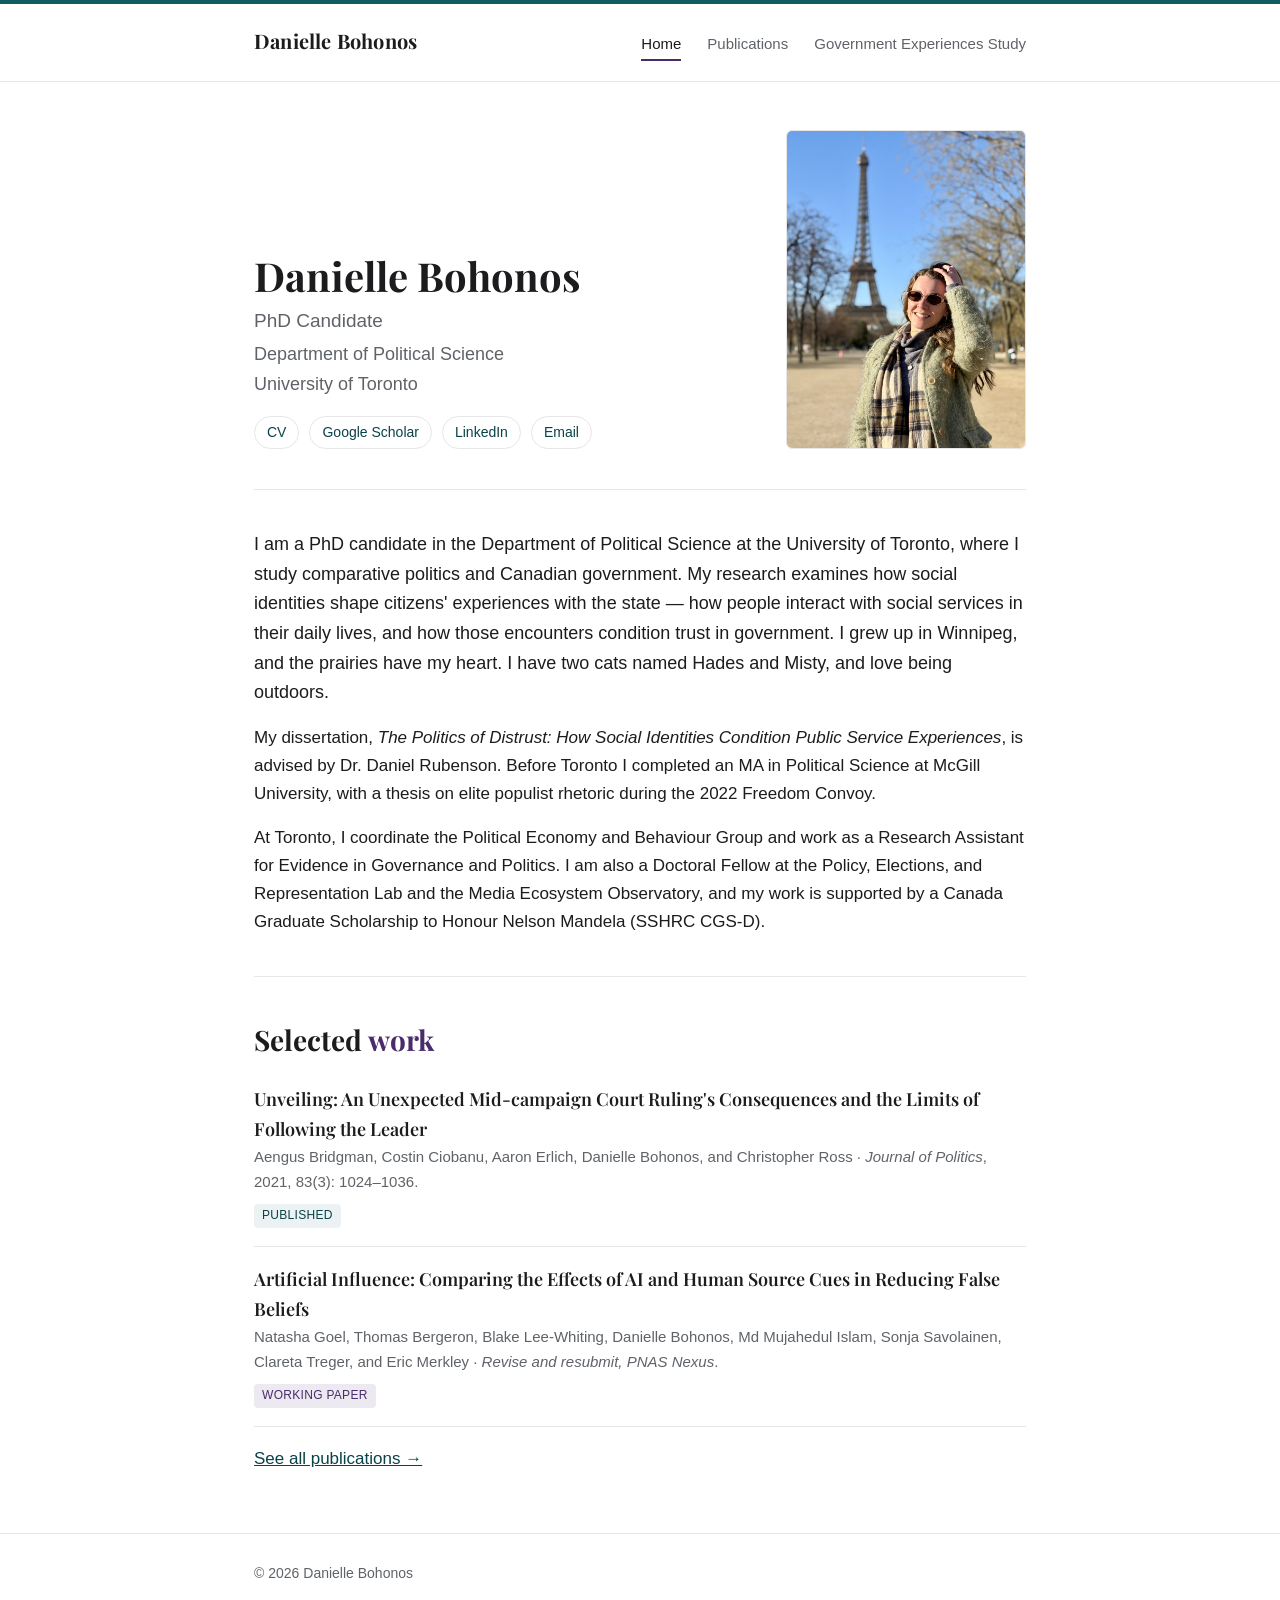
<file: index.html>
<!DOCTYPE html>
<html lang="en">
<head>
<meta charset="utf-8">
<meta name="viewport" content="width=device-width, initial-scale=1">
<title>Danielle Bohonos</title>
<link rel="preconnect" href="https://fonts.googleapis.com">
<link rel="preconnect" href="https://fonts.gstatic.com" crossorigin>
<link rel="stylesheet" href="https://fonts.googleapis.com/css2?family=Playfair+Display:wght@400;500;600;700&display=swap">
<link rel="stylesheet" href="css/style.css">
</head>
<body>

<!-- ============ HEADER / NAV ============ -->
<header class="site-header">
  <nav class="nav">
    <a class="brand" href="index.html">Danielle Bohonos</a>
    <a class="navlink active" href="index.html">Home</a>
    <a class="navlink" href="publications.html">Publications</a>
    <a class="navlink" href="government-experiences-study.html">Government Experiences Study</a>
  </nav>
</header>

<main class="wrap">

  <!-- ============ HERO ============ -->
  <section class="hero">
    <div>
      <h1>Danielle Bohonos</h1>
      <p class="role">PhD Candidate</p>
      <p class="affil">Department of Political Science<br>University of Toronto</p>

      <ul class="links">
        <li><a href="cv.pdf">CV</a></li>
        <li><a href="https://scholar.google.ca/citations?user=Kxt4B1EAAAAJ&hl=en">Google Scholar</a></li>
        <li><a href="https://www.linkedin.com/in/danielle-bohonos-51219911b/">LinkedIn</a></li>
        <li><a href="mailto:danielle.bohonos@mail.utoronto.ca">Email</a></li>
      </ul>
    </div>
    <img class="photo" src="images/photo.jpg?v=2" alt="Portrait of Danielle Bohonos">
  </section>

  <hr class="rule">

  <!-- ============ BIO ============ -->
  <section class="section">
    <p class="lead">
      I am a PhD candidate in the Department of Political Science at the University of
      Toronto, where I study comparative politics and Canadian government. My research
      examines how social identities shape citizens' experiences with the state — how
      people interact with social services in their daily lives, and how those
      encounters condition trust in government. I grew up in Winnipeg, and the
      prairies have my heart. I have two cats named Hades and Misty, and love
      being outdoors.
    </p>
    <p>
      My dissertation, <em>The Politics of Distrust: How Social Identities Condition
      Public Service Experiences</em>, is advised by Dr. Daniel Rubenson. Before Toronto
      I completed an MA in Political Science at McGill University, with a thesis on elite
      populist rhetoric during the 2022 Freedom Convoy.
    </p>
    <p>
      At Toronto, I coordinate the Political Economy and Behaviour Group and work as a
      Research Assistant for Evidence in Governance and Politics. I am also a Doctoral
      Fellow at the Policy, Elections, and Representation Lab and the Media Ecosystem
      Observatory, and my work is supported by a Canada Graduate Scholarship to Honour
      Nelson Mandela (SSHRC CGS-D).
    </p>
  </section>


  <hr class="rule">

  <!-- ============ SELECTED WORK ============ -->
  <section class="section">
    <h2 class="head">Selected <span class="accent">work</span></h2>

    <div class="entry">
      <div class="title">Unveiling: An Unexpected Mid-campaign Court Ruling's Consequences
        and the Limits of Following the Leader</div>
      <div class="meta">Aengus Bridgman, Costin Ciobanu, Aaron Erlich, Danielle Bohonos,
        and Christopher Ross ·
        <span class="venue">Journal of Politics</span>, 2021, 83(3): 1024–1036.</div>
      <div class="tags"><span class="tag">Published</span></div>
    </div>

    <div class="entry">
      <div class="title">Artificial Influence: Comparing the Effects of AI and Human
        Source Cues in Reducing False Beliefs</div>
      <div class="meta">Natasha Goel, Thomas Bergeron, Blake Lee-Whiting, Danielle Bohonos,
        Md Mujahedul Islam, Sonja Savolainen, Clareta Treger, and Eric Merkley ·
        <span class="venue">Revise and resubmit, PNAS Nexus</span>.</div>
      <div class="tags"><span class="tag purple">Working Paper</span></div>
    </div>

    <p style="margin-top:18px;"><a href="publications.html">See all publications →</a></p>
  </section>

</main>

<!-- ============ FOOTER ============ -->
<footer class="site-footer">
  <div class="wrap">
    © <span id="yr"></span> Danielle Bohonos
  </div>
</footer>
<script>document.getElementById('yr').textContent = new Date().getFullYear();</script>

</body>
</html>
</file>
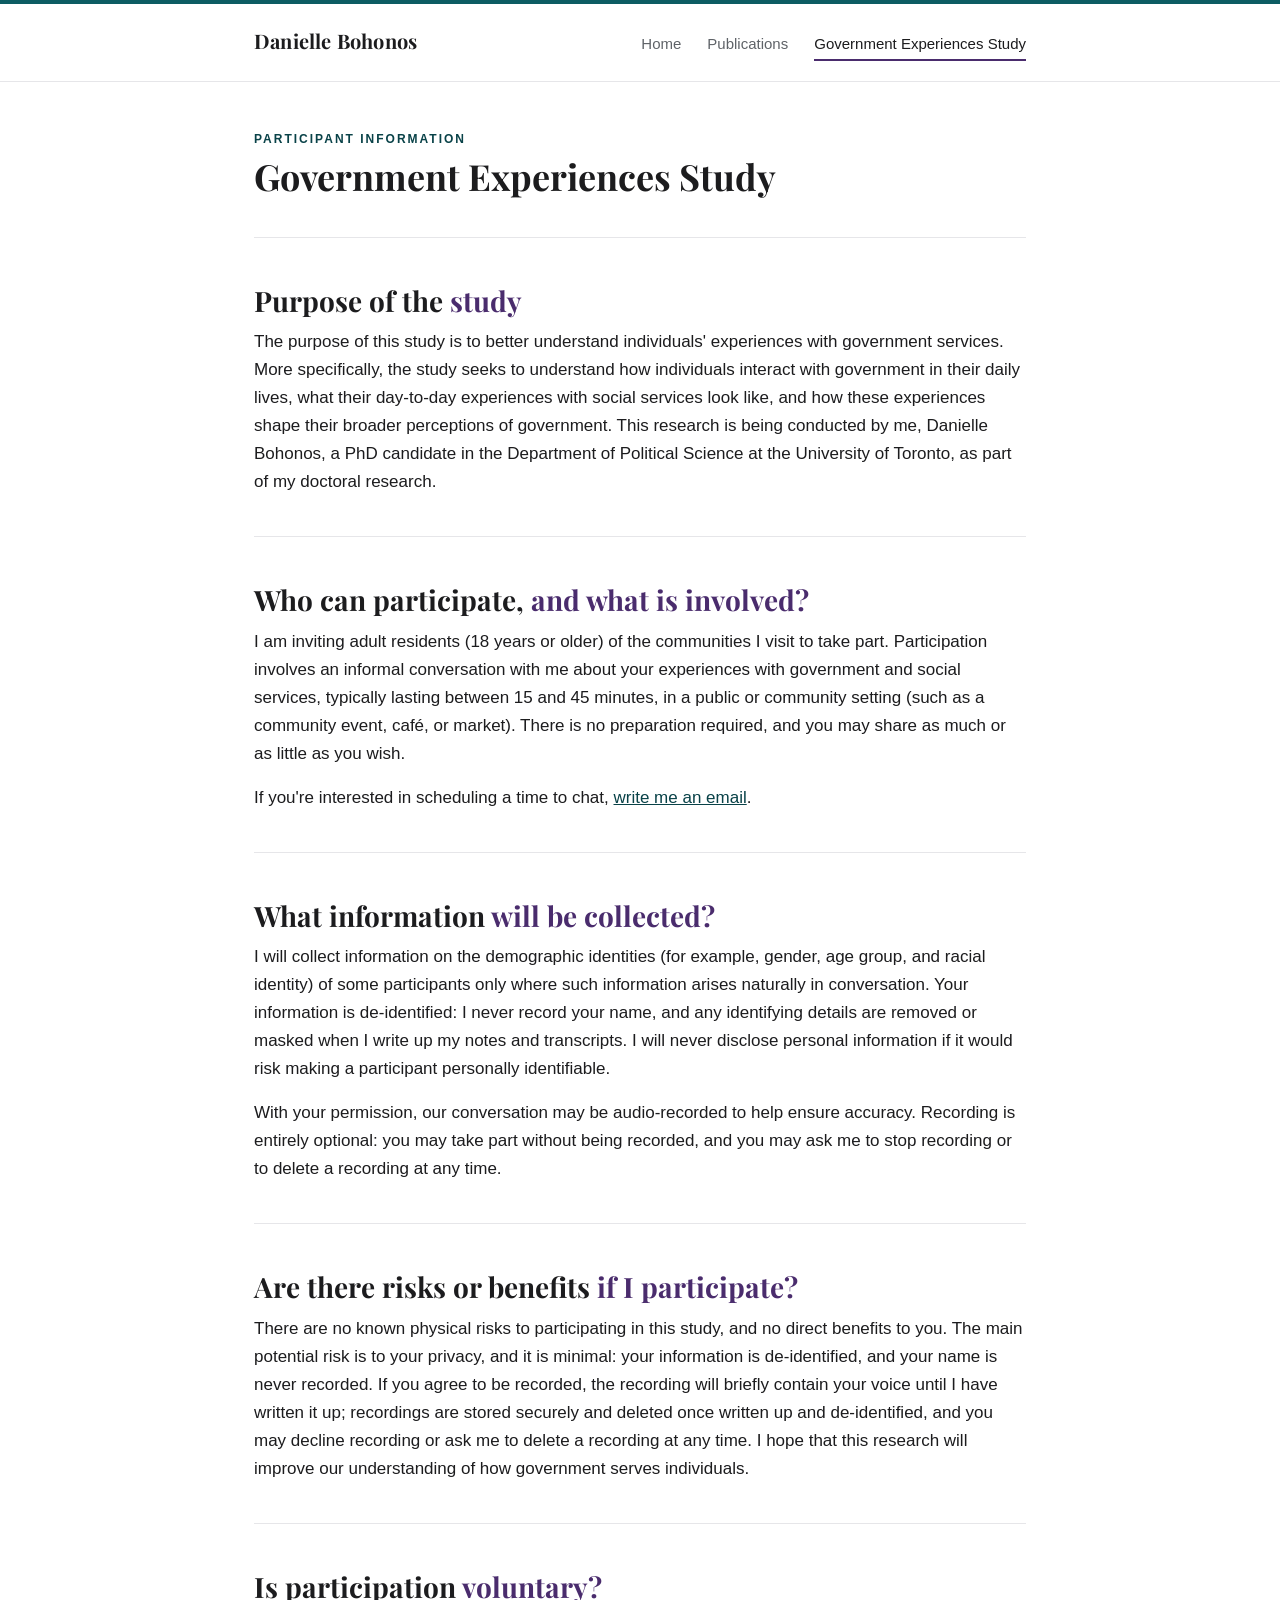
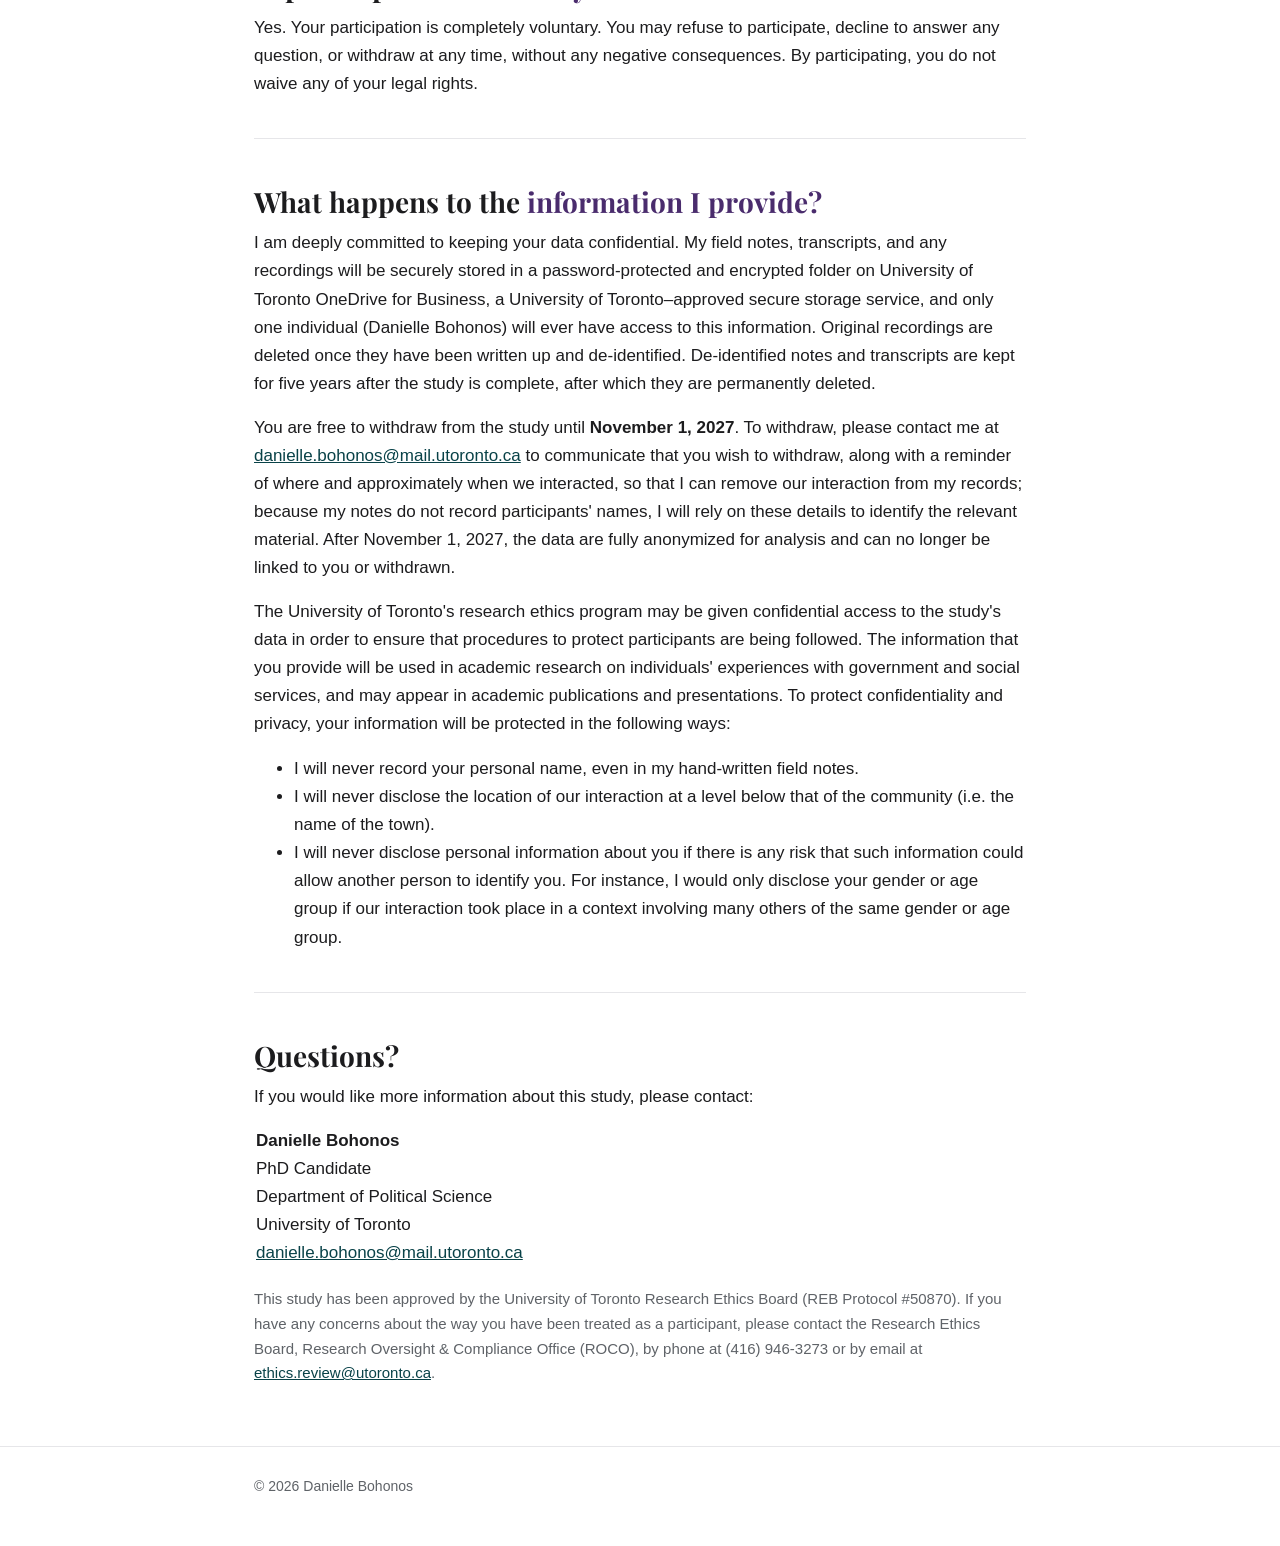
<file: government-experiences-study.html>
<!DOCTYPE html>
<html lang="en">
<head>
<meta charset="utf-8">
<meta name="viewport" content="width=device-width, initial-scale=1">
<title>Government Experiences Study — Danielle Bohonos</title>
<link rel="preconnect" href="https://fonts.googleapis.com">
<link rel="preconnect" href="https://fonts.gstatic.com" crossorigin>
<link rel="stylesheet" href="https://fonts.googleapis.com/css2?family=Playfair+Display:wght@400;500;600;700&display=swap">
<link rel="stylesheet" href="css/style.css">
</head>
<body>

<header class="site-header">
  <nav class="nav">
    <a class="brand" href="index.html">Danielle Bohonos</a>
    <a class="navlink" href="index.html">Home</a>
    <a class="navlink" href="publications.html">Publications</a>
    <a class="navlink active" href="government-experiences-study.html">Government Experiences Study</a>
  </nav>
</header>

<main class="wrap">

  <!-- ============ PAGE HEADER ============ -->
  <section class="section" style="margin-top:48px;">
    <p class="eyebrow-simple">Participant Information</p>
    <h1 class="page-title">Government Experiences Study</h1>
  </section>

  <hr class="rule">

  <!-- ============ PURPOSE ============ -->
  <section class="section">
    <h2 class="head">Purpose of the <span class="accent">study</span></h2>
    <p>
      The purpose of this study is to better understand individuals' experiences with
      government services. More specifically, the study seeks to understand how
      individuals interact with government in their daily lives, what their day-to-day
      experiences with social services look like, and how these experiences shape their
      broader perceptions of government. This research is being conducted by me, Danielle
      Bohonos, a PhD candidate in the Department of Political Science at the University of
      Toronto, as part of my doctoral research.
    </p>
  </section>

  <hr class="rule">

  <!-- ============ WHO CAN PARTICIPATE ============ -->
  <section class="section">
    <h2 class="head">Who can participate, <span class="accent">and what is involved?</span></h2>
    <p>
      I am inviting adult residents (18 years or older) of the communities I visit to
      take part. Participation involves an informal conversation with me about your
      experiences with government and social services, typically lasting between 15 and
      45 minutes, in a public or community setting (such as a community event, café, or
      market). There is no preparation required, and you may share as much or as little
      as you wish.
    </p>
    <p>
      If you're interested in scheduling a time to chat,
      <a href="mailto:danielle.bohonos@mail.utoronto.ca">write me an email</a>.
    </p>
  </section>

  <hr class="rule">

  <!-- ============ INFORMATION COLLECTED ============ -->
  <section class="section">
    <h2 class="head">What information <span class="accent">will be collected?</span></h2>
    <p>
      I will collect information on the demographic identities (for example, gender, age
      group, and racial identity) of some participants only where such information arises
      naturally in conversation. Your information is de-identified: I never record your
      name, and any identifying details are removed or masked when I write up my notes
      and transcripts. I will never disclose personal information if it would risk making
      a participant personally identifiable.
    </p>
    <p>
      With your permission, our conversation may be audio-recorded to help ensure
      accuracy. Recording is entirely optional: you may take part without being recorded,
      and you may ask me to stop recording or to delete a recording at any time.
    </p>
  </section>

  <hr class="rule">

  <!-- ============ RISKS / BENEFITS ============ -->
  <section class="section">
    <h2 class="head">Are there risks or benefits <span class="accent">if I participate?</span></h2>
    <p>
      There are no known physical risks to participating in this study, and no direct
      benefits to you. The main potential risk is to your privacy, and it is minimal:
      your information is de-identified, and your name is never recorded. If you agree to
      be recorded, the recording will briefly contain your voice until I have written it
      up; recordings are stored securely and deleted once written up and de-identified,
      and you may decline recording or ask me to delete a recording at any time. I hope
      that this research will improve our understanding of how government serves
      individuals.
    </p>
  </section>

  <hr class="rule">

  <!-- ============ VOLUNTARY ============ -->
  <section class="section">
    <h2 class="head">Is participation <span class="accent">voluntary?</span></h2>
    <p>
      Yes. Your participation is completely voluntary. You may refuse to participate,
      decline to answer any question, or withdraw at any time, without any negative
      consequences. By participating, you do not waive any of your legal rights.
    </p>
  </section>

  <hr class="rule">

  <!-- ============ WHAT HAPPENS TO INFO ============ -->
  <section class="section">
    <h2 class="head">What happens to the <span class="accent">information I provide?</span></h2>
    <p>
      I am deeply committed to keeping your data confidential. My field notes,
      transcripts, and any recordings will be securely stored in a password-protected and
      encrypted folder on University of Toronto OneDrive for Business, a University of
      Toronto–approved secure storage service, and only one individual
      (Danielle Bohonos) will ever have access to this information. Original recordings
      are deleted once they have been written up and de-identified. De-identified notes
      and transcripts are kept for five years after the study is complete, after which
      they are permanently deleted.
    </p>
    <p>
      You are free to withdraw from the study until <strong>November 1, 2027</strong>.
      To withdraw, please contact me at
      <a href="mailto:danielle.bohonos@mail.utoronto.ca">danielle.bohonos@mail.utoronto.ca</a>
      to communicate that you wish to withdraw, along with a reminder of where and
      approximately when we interacted, so that I can remove our interaction from my
      records; because my notes do not record participants' names, I will rely on these
      details to identify the relevant material. After November 1, 2027, the data are
      fully anonymized for analysis and can no longer be linked to you or withdrawn.
    </p>
    <p>
      The University of Toronto's research ethics program may be given confidential
      access to the study's data in order to ensure that procedures to protect
      participants are being followed. The information that you provide will be used in
      academic research on individuals' experiences with government and social services,
      and may appear in academic publications and presentations. To protect
      confidentiality and privacy, your information will be protected in the following
      ways:
    </p>
    <ul>
      <li>I will never record your personal name, even in my hand-written field notes.</li>
      <li>I will never disclose the location of our interaction at a level below that of
        the community (i.e. the name of the town).</li>
      <li>I will never disclose personal information about you if there is any risk that
        such information could allow another person to identify you. For instance, I
        would only disclose your gender or age group if our interaction took place in a
        context involving many others of the same gender or age group.</li>
    </ul>
  </section>

  <hr class="rule">

  <!-- ============ QUESTIONS / CONTACT ============ -->
  <section class="section">
    <h2 class="head">Questions?</h2>
    <p>If you would like more information about this study, please contact:</p>
    <p style="margin-left:2px;">
      <strong>Danielle Bohonos</strong><br>
      PhD Candidate<br>
      Department of Political Science<br>
      University of Toronto<br>
      <a href="mailto:danielle.bohonos@mail.utoronto.ca">danielle.bohonos@mail.utoronto.ca</a>
    </p>
    <p style="color:var(--muted); font-size:15px; margin-top:20px;">
      This study has been approved by the University of Toronto Research Ethics Board
      (REB Protocol #50870). If you have any concerns about the way you have been treated
      as a participant, please contact the Research Ethics Board, Research Oversight &amp;
      Compliance Office (ROCO), by phone at (416)&nbsp;946-3273 or by email at
      <a href="mailto:ethics.review@utoronto.ca">ethics.review@utoronto.ca</a>.
    </p>
  </section>

</main>

<footer class="site-footer">
  <div class="wrap">© <span id="yr"></span> Danielle Bohonos</div>
</footer>
<script>document.getElementById('yr').textContent = new Date().getFullYear();</script>
</body>
</html>
</file>
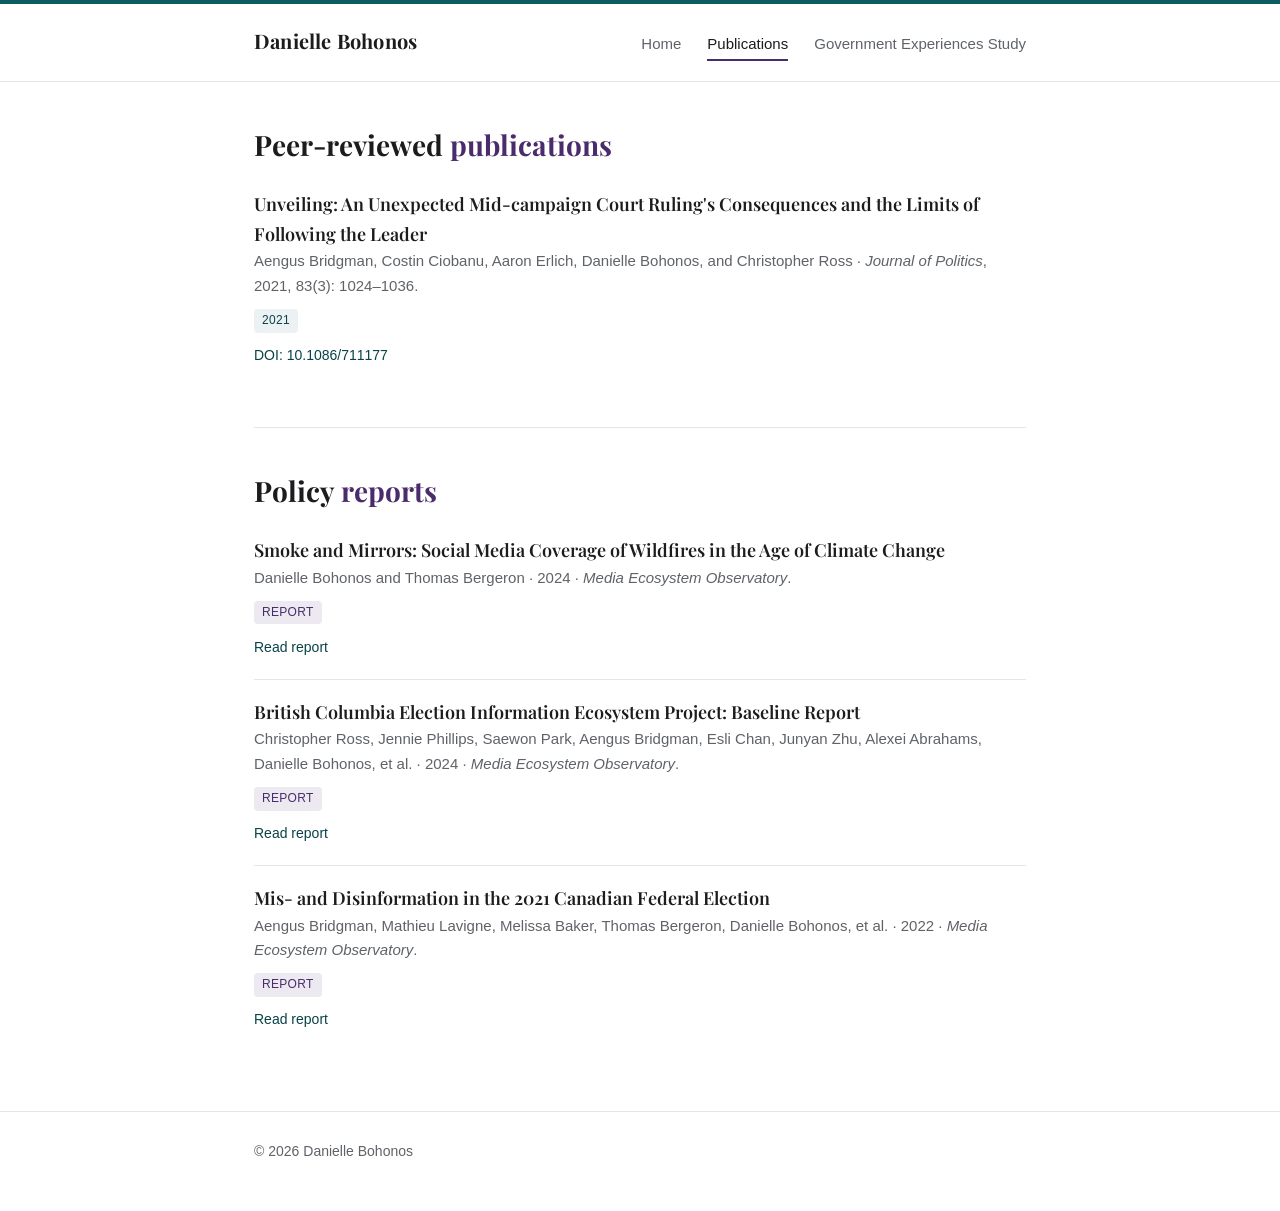
<file: publications.html>
<!DOCTYPE html>
<html lang="en">
<head>
<meta charset="utf-8">
<meta name="viewport" content="width=device-width, initial-scale=1">
<title>Danielle Bohonos — Publications</title>
<link rel="preconnect" href="https://fonts.googleapis.com">
<link rel="preconnect" href="https://fonts.gstatic.com" crossorigin>
<link rel="stylesheet" href="https://fonts.googleapis.com/css2?family=Playfair+Display:wght@400;500;600;700&display=swap">
<link rel="stylesheet" href="css/style.css">
</head>
<body>

<header class="site-header">
  <nav class="nav">
    <a class="brand" href="index.html">Danielle Bohonos</a>
    <a class="navlink" href="index.html">Home</a>
    <a class="navlink active" href="publications.html">Publications</a>
    <a class="navlink" href="government-experiences-study.html">Government Experiences Study</a>
  </nav>
</header>

<main class="wrap">
  <section class="section" style="margin-top:40px;">
    <h2 class="head">Peer-reviewed <span class="accent">publications</span></h2>

    <div class="entry">
      <div class="title">Unveiling: An Unexpected Mid-campaign Court Ruling's Consequences
        and the Limits of Following the Leader</div>
      <div class="meta">Aengus Bridgman, Costin Ciobanu, Aaron Erlich, Danielle Bohonos,
        and Christopher Ross · <span class="venue">Journal of Politics</span>,
        2021, 83(3): 1024–1036.</div>
      <div class="tags"><span class="tag">2021</span></div>
      <div class="actions"><a href="https://doi.org/10.1086/711177">DOI: 10.1086/711177</a></div>
    </div>
  </section>

  <hr class="rule">

  <section class="section">
    <h2 class="head">Policy <span class="accent">reports</span></h2>

    <div class="entry">
      <div class="title">Smoke and Mirrors: Social Media Coverage of Wildfires in the
        Age of Climate Change</div>
      <div class="meta">Danielle Bohonos and Thomas Bergeron · 2024 ·
        <span class="venue">Media Ecosystem Observatory</span>.</div>
      <div class="tags"><span class="tag purple">Report</span></div>
      <div class="actions"><a href="https://mediatechdemocracy.com/en/publications/smoke-mirrors-wildfire_2024/">Read report</a></div>
    </div>

    <div class="entry">
      <div class="title">British Columbia Election Information Ecosystem Project:
        Baseline Report</div>
      <div class="meta">Christopher Ross, Jennie Phillips, Saewon Park, Aengus Bridgman,
        Esli Chan, Junyan Zhu, Alexei Abrahams, Danielle Bohonos, et al. · 2024 ·
        <span class="venue">Media Ecosystem Observatory</span>.</div>
      <div class="tags"><span class="tag purple">Report</span></div>
      <div class="actions"><a href="https://mediatechdemocracy.com/en/publications/bc-election-baseline_2024/">Read report</a></div>
    </div>

    <div class="entry">
      <div class="title">Mis- and Disinformation in the 2021 Canadian Federal Election</div>
      <div class="meta">Aengus Bridgman, Mathieu Lavigne, Melissa Baker, Thomas Bergeron,
        Danielle Bohonos, et al. · 2022 ·
        <span class="venue">Media Ecosystem Observatory</span>.</div>
      <div class="tags"><span class="tag purple">Report</span></div>
      <div class="actions"><a href="https://mediatechdemocracy.com/en/publications/federal-election-misinfo_2022/">Read report</a></div>
    </div>
  </section>
</main>

<footer class="site-footer">
  <div class="wrap">© <span id="yr"></span> Danielle Bohonos</div>
</footer>
<script>document.getElementById('yr').textContent = new Date().getFullYear();</script>
</body>
</html>
</file>
<file: css/style.css>
/* =========================================================
   Academic personal site
   Accent palette: dark teal + dark purple
   Edit the variables below to tune the whole site at once.
   ========================================================= */

:root {
  --teal:        #0d5c63;   /* dark teal accent  */
  --teal-dark:   #094248;
  --purple:      #4a2c6d;   /* dark purple accent */
  --purple-dark: #382152;

  --ink:      #1c1c1e;      /* main text  */
  --muted:    #5f6368;      /* secondary text */
  --line:     #e6e6e9;      /* hairlines  */
  --bg:       #ffffff;
  --bg-soft:  #f7f7f5;

  --serif: "Playfair Display", Georgia, "Times New Roman", serif;
  --sans:  -apple-system, BlinkMacSystemFont, "Segoe UI", Roboto, Helvetica, Arial, sans-serif;

  --maxw: 820px;
}

* { box-sizing: border-box; }

html { -webkit-text-size-adjust: 100%; }

body {
  margin: 0;
  background: var(--bg);
  color: var(--ink);
  font-family: var(--sans);
  font-size: 17px;
  line-height: 1.65;
  -webkit-font-smoothing: antialiased;
}

/* ---------- Layout ---------- */
.wrap {
  max-width: var(--maxw);
  margin: 0 auto;
  padding: 0 24px;
}

.section { margin: 40px 0; }

hr.rule {
  border: 0;
  border-top: 1px solid var(--line);
  margin: 40px 0;
}

/* ---------- Header / nav ---------- */
.site-header {
  border-top: 4px solid var(--teal);
  border-bottom: 1px solid var(--line);
  background: var(--bg);
}

.nav {
  display: flex;
  flex-wrap: wrap;
  align-items: baseline;
  gap: 4px 26px;
  padding: 20px 24px;
  max-width: var(--maxw);
  margin: 0 auto;
}

.nav .brand {
  font-family: var(--serif);
  font-weight: 700;
  font-size: 20px;
  color: var(--ink);
  text-decoration: none;
  margin-right: auto;
  letter-spacing: .2px;
}

.nav a.navlink {
  color: var(--muted);
  text-decoration: none;
  font-size: 15px;
  padding: 2px 0;
  border-bottom: 2px solid transparent;
  transition: color .15s, border-color .15s;
}

.nav a.navlink:hover { color: var(--teal); }

.nav a.navlink.active {
  color: var(--ink);
  border-bottom-color: var(--purple);
}

/* ---------- Home hero ---------- */
.hero {
  display: grid;
  grid-template-columns: 1fr 240px;
  gap: 36px;
  align-items: end;
  margin-top: 48px;
}

.hero .photo {
  width: 240px;
  height: auto;
  border-radius: 6px;
  background: var(--bg-soft);
  border: 1px solid var(--line);
}

.hero h1 {
  font-family: var(--serif);
  font-size: 40px;
  line-height: 1.15;
  margin: 0 0 6px;
}

.hero .role {
  color: var(--muted);
  font-size: 19px;
  margin: 0 0 4px;
}

.hero .affil { color: var(--muted); font-size: 18px; margin: 0 0 16px; }

/* profile links row (CV, Scholar, etc.) */
.links {
  list-style: none;
  display: flex;
  flex-wrap: wrap;
  gap: 8px 10px;
  padding: 0;
  margin: 14px 0 0;
}
.links li a {
  display: inline-block;
  font-size: 14px;
  text-decoration: none;
  color: var(--teal-dark);
  border: 1px solid var(--line);
  border-radius: 999px;
  padding: 4px 12px;
  transition: all .15s;
}
.links li a:hover {
  color: #fff;
  background: var(--teal);
  border-color: var(--teal);
}

/* ---------- Typography ---------- */
h2.head {
  font-family: var(--serif);
  font-size: 28px;
  margin: 0 0 4px;
}
h2.head .accent { color: var(--purple); }

.lead { font-size: 18px; }

a { color: var(--teal-dark); }
a:hover { color: var(--purple); }

p { margin: 0 0 16px; }

/* research questions list */
ol.questions {
  counter-reset: q;
  list-style: none;
  padding: 0;
  margin: 18px 0;
}
ol.questions li {
  counter-increment: q;
  position: relative;
  padding-left: 46px;
  margin-bottom: 16px;
}
ol.questions li::before {
  content: counter(q);
  position: absolute;
  left: 0; top: 0;
  width: 30px; height: 30px;
  display: grid; place-items: center;
  font-family: var(--serif);
  font-weight: 700;
  color: #fff;
  background: var(--purple);
  border-radius: 50%;
  font-size: 15px;
}

/* ---------- Publication / paper entries ---------- */
.entry {
  padding: 18px 0;
  border-bottom: 1px solid var(--line);
}
.entry:last-child { border-bottom: 0; }
.entry .title {
  font-weight: 600;
  font-family: var(--serif);
  font-size: 18px;
}
.entry .meta { color: var(--muted); font-size: 15px; }
.entry .venue { font-style: italic; }
.entry .tags { margin-top: 6px; }
.tag {
  display: inline-block;
  font-size: 12px;
  letter-spacing: .3px;
  text-transform: uppercase;
  color: var(--teal-dark);
  background: rgba(13,92,99,.08);
  border-radius: 4px;
  padding: 2px 8px;
  margin-right: 6px;
}
.tag.purple {
  color: var(--purple);
  background: rgba(74,44,109,.10);
}

.entry .actions { margin-top: 8px; }
.entry .actions a {
  font-size: 14px;
  text-decoration: none;
  margin-right: 14px;
  border-bottom: 1px solid transparent;
}
.entry .actions a:hover { border-bottom-color: var(--purple); }

/* ---------- Featured project page ---------- */
.project-hero {
  background: linear-gradient(135deg, var(--teal-dark), var(--purple-dark));
  color: #fff;
  border-radius: 10px;
  padding: 40px 36px;
  margin-top: 40px;
}
.project-hero .eyebrow {
  text-transform: uppercase;
  letter-spacing: 2px;
  font-size: 12px;
  opacity: .85;
  margin: 0 0 10px;
}
.project-hero h1 {
  font-family: var(--serif);
  font-size: 32px;
  margin: 0 0 12px;
  line-height: 1.2;
}
.project-hero p { color: rgba(255,255,255,.9); margin: 0; max-width: 60ch; }
.project-hero .btnrow { margin-top: 22px; }
.project-hero .btn {
  display: inline-block;
  background: #fff;
  color: var(--purple-dark);
  text-decoration: none;
  font-weight: 600;
  font-size: 15px;
  padding: 9px 18px;
  border-radius: 6px;
  margin-right: 10px;
}
.project-hero .btn.ghost {
  background: transparent;
  color: #fff;
  border: 1px solid rgba(255,255,255,.6);
}

.facts {
  display: grid;
  grid-template-columns: repeat(3, 1fr);
  gap: 16px;
  margin: 32px 0;
}
.fact {
  border: 1px solid var(--line);
  border-left: 3px solid var(--teal);
  border-radius: 6px;
  padding: 14px 16px;
}
.fact:nth-child(even) { border-left-color: var(--purple); }
.fact .num {
  font-family: var(--serif);
  font-size: 26px;
  color: var(--teal-dark);
}
.fact:nth-child(even) .num { color: var(--purple); }
.fact .lbl { color: var(--muted); font-size: 14px; }

/* ---------- Footer ---------- */
.site-footer {
  border-top: 1px solid var(--line);
  margin-top: 60px;
  padding: 28px 0 48px;
  color: var(--muted);
  font-size: 14px;
}
.site-footer a { color: var(--muted); }

/* ---------- Responsive ---------- */
@media (max-width: 640px) {
  .hero { grid-template-columns: 1fr; gap: 20px; }
  .hero .photo { width: 220px; height: auto; }
  .nav .brand { margin-right: 0; width: 100%; margin-bottom: 6px; }
  .facts { grid-template-columns: 1fr; }
  body { font-size: 16px; }
}

/* ---------- Simple page header (study page) ---------- */
.eyebrow-simple {
  text-transform: uppercase;
  letter-spacing: 2px;
  font-size: 12px;
  font-weight: 600;
  color: var(--teal-dark);
  margin: 0 0 6px;
}
.page-title {
  font-family: var(--serif);
  font-size: 36px;
  line-height: 1.15;
  margin: 0 0 14px;
}
</file>
